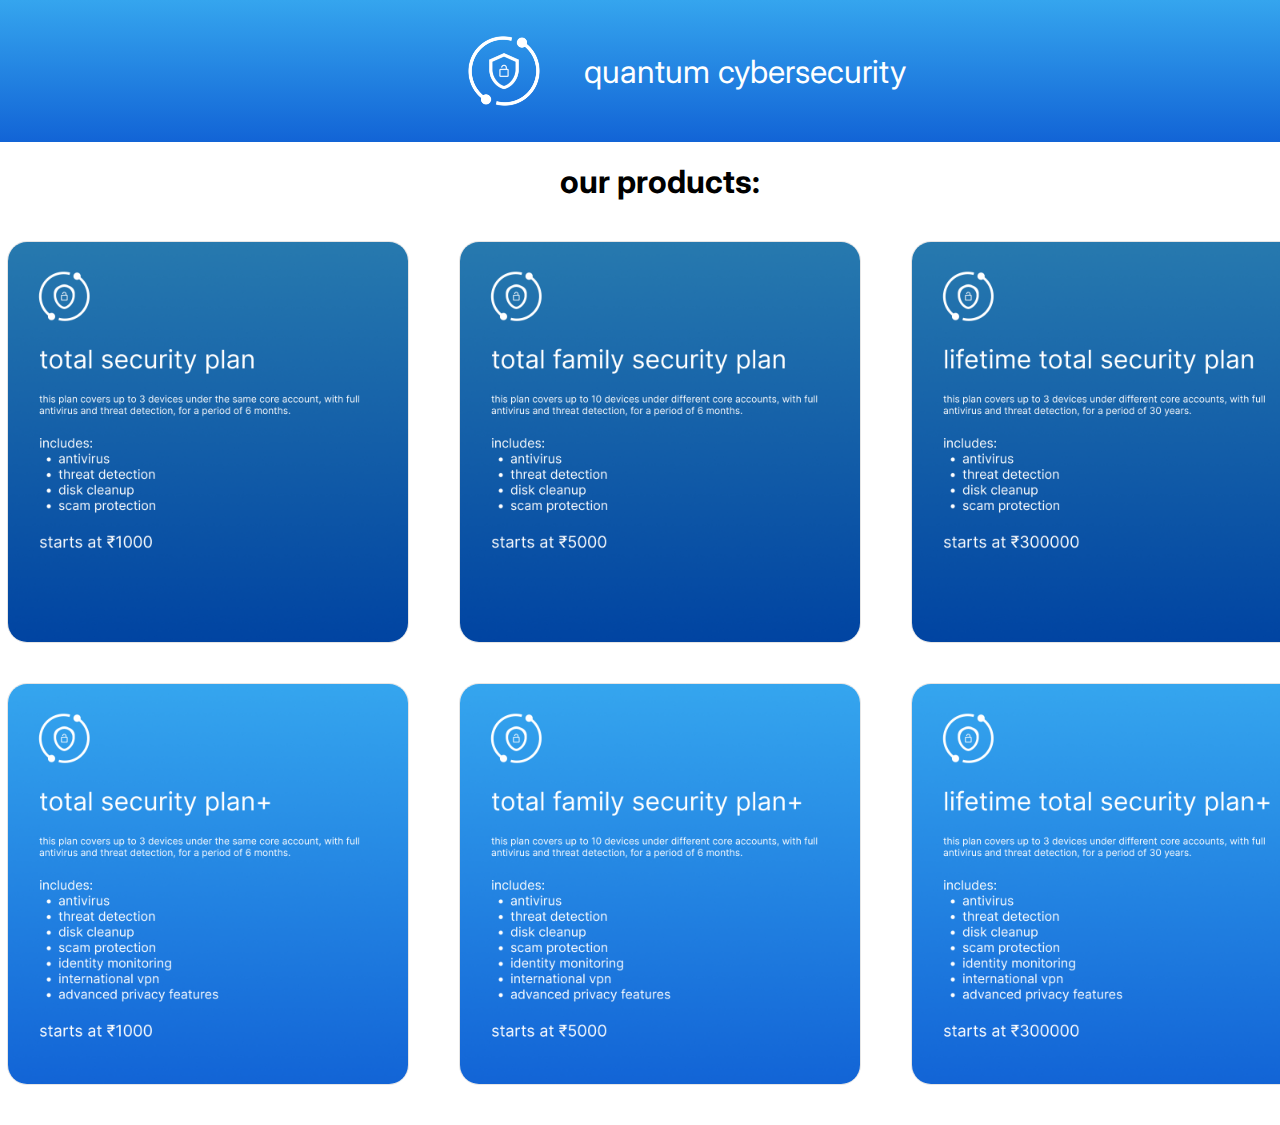
<file: index.html>
﻿<!DOCTYPE html>
<html>
    <head>
        <title>quantum cybersecurity</title>
        <link rel="stylesheet" type="text/css" href="stylesheets/styles.css">
        <link rel="preconnect" href="https://fonts.googleapis.com">
        <link rel="preconnect" href="https://fonts.gstatic.com" crossorigin>
        <link href="https://fonts.googleapis.com/css2?family=Inter:ital,opsz,wght@0,14..32,100..900;1,14..32,100..900&display=swap" rel="stylesheet">
    </head>
    <body>
        <div class="header">
            <img class="logo" src="images/logo.png" alt="logo">  
            <h1>quantum cybersecurity</h1>
        </div>
        <div class="main">
            <h1 style="text-align: center; font-weight: bold;">our products:</h1>
            <div class="plans">
                <div class="upper">
                    <a href="prod1.html"><div class="product"><img class="img" src="plans/plan1.png"></div></a>
                    <a href="prod2.html"><div class="product"><img class="img" src="plans/plan2.png"></div></a>
                    <a href="prod3.html"><div class="product"><img class="img" src="plans/plan3.png"></div></a>
                </div>
                <div class="lower">
                    <a href="prod4.html"><div class="product"><img class="img" src="plans/plan4.png"></div></a>
                    <a href="prod5.html"><div class="product"><img class="img" src="plans/plan5.png"></div></a>
                    <a href="prod6.html"><div class="product"><img class="img" src="plans/plan6.png"></div></a>
                </div>
            </div>
        </div>
    </body>
</html>
</file>
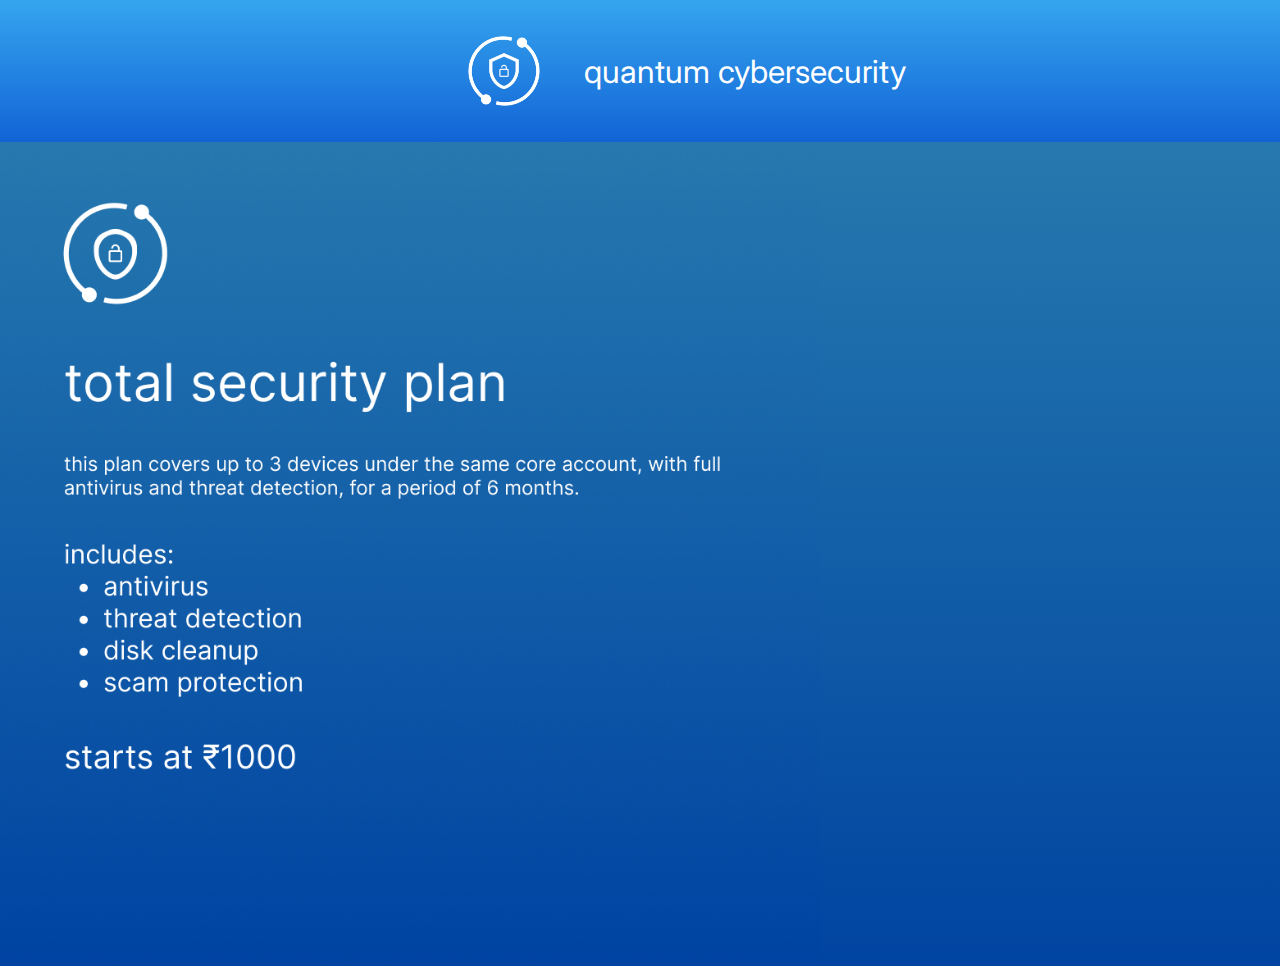
<file: prod1.html>
<!DOCTYPE html>
<html>
    <head>
        <title>quantum cybersecurity</title>
        <link rel="stylesheet" type="text/css" href="stylesheets/product.css">
        <link rel="preconnect" href="https://fonts.googleapis.com">
        <link rel="preconnect" href="https://fonts.gstatic.com" crossorigin>
        <link href="https://fonts.googleapis.com/css2?family=Inter:ital,opsz,wght@0,14..32,100..900;1,14..32,100..900&display=swap" rel="stylesheet">
    </head>
    <body>
        <div class="header">
            <img class="logo" src="images/logo.png" alt="logo">  
            <h1>quantum cybersecurity</h1>
        </div>
        <div class="main">
            <div class="img">
                <img src="plans/plan1.png">
            </div>
        </div>
    </body>
</html>
</file>
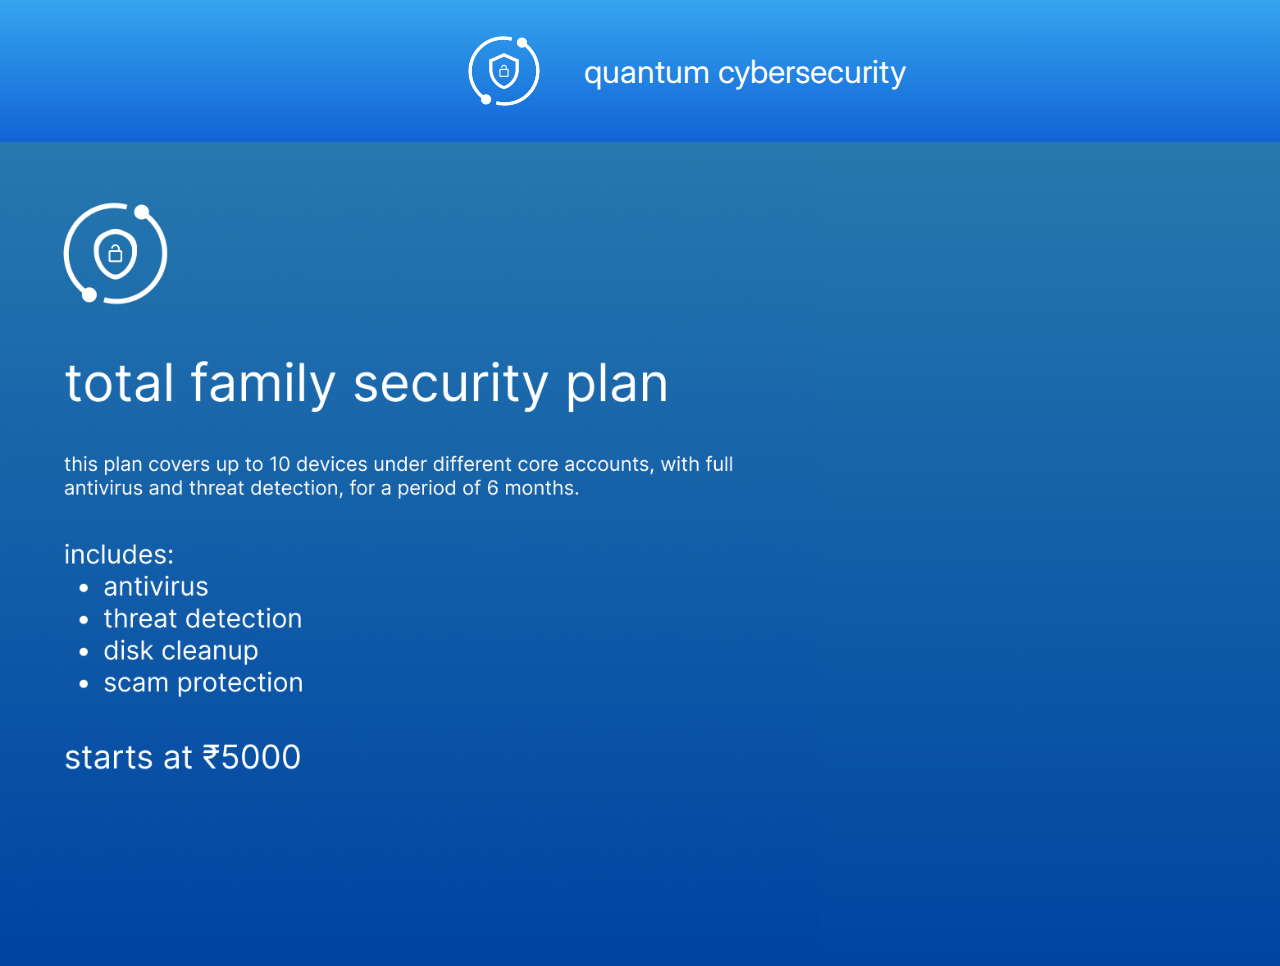
<file: prod2.html>
<!DOCTYPE html>
<html>
    <head>
        <title>quantum cybersecurity</title>
        <link rel="stylesheet" type="text/css" href="stylesheets/product.css">
        <link rel="preconnect" href="https://fonts.googleapis.com">
        <link rel="preconnect" href="https://fonts.gstatic.com" crossorigin>
        <link href="https://fonts.googleapis.com/css2?family=Inter:ital,opsz,wght@0,14..32,100..900;1,14..32,100..900&display=swap" rel="stylesheet">
    </head>
    <body>
        <div class="header">
            <img class="logo" src="images/logo.png" alt="logo">  
            <h1>quantum cybersecurity</h1>
        </div>
        <div class="main">
            <div class="img">
                <img src="plans/plan2.png">
            </div>
        </div>
    </body>
</html>
</file>
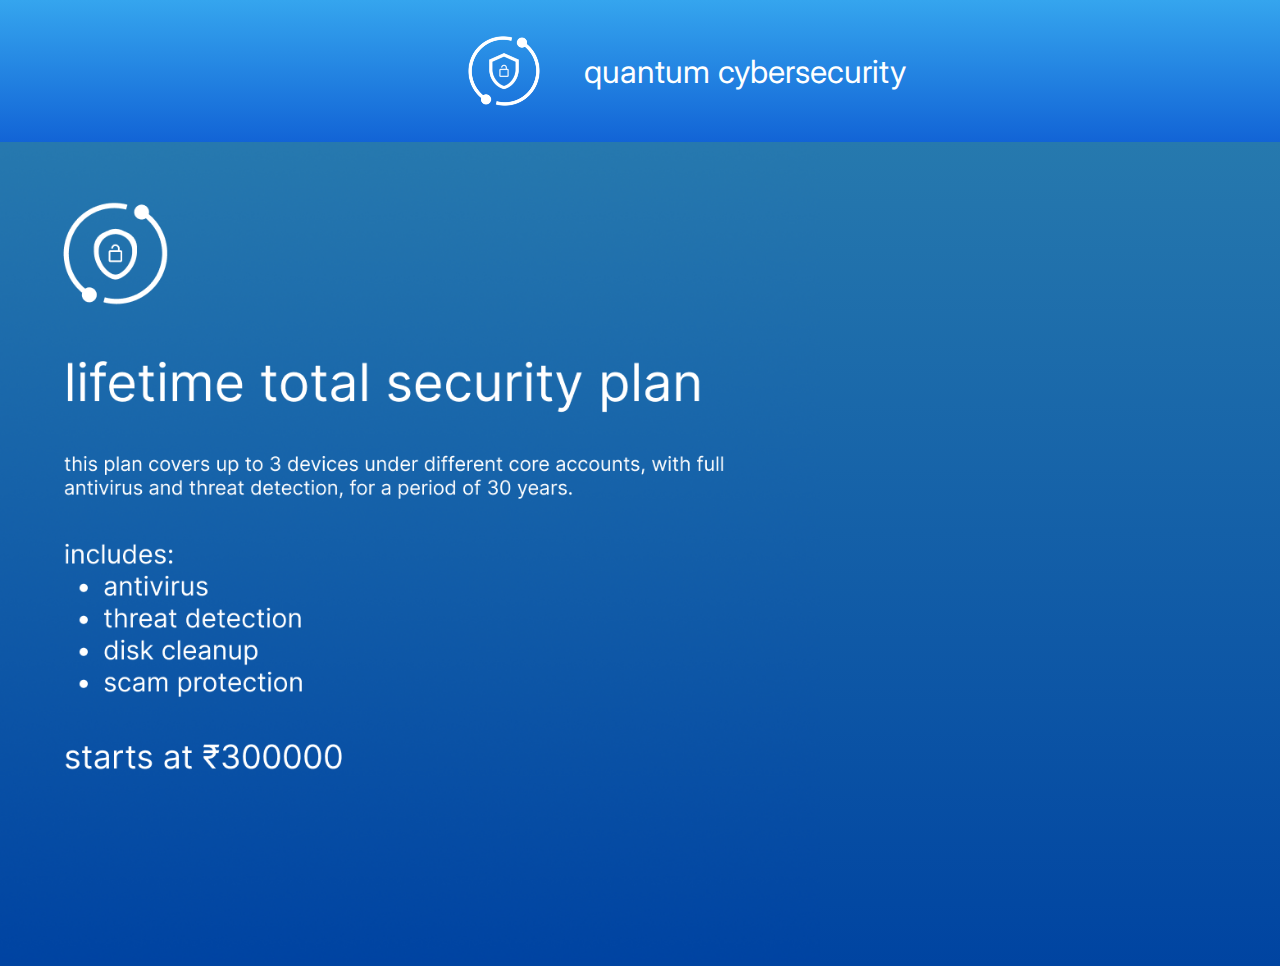
<file: prod3.html>
<!DOCTYPE html>
<html>
    <head>
        <title>quantum cybersecurity</title>
        <link rel="stylesheet" type="text/css" href="stylesheets/product.css">
        <link rel="preconnect" href="https://fonts.googleapis.com">
        <link rel="preconnect" href="https://fonts.gstatic.com" crossorigin>
        <link href="https://fonts.googleapis.com/css2?family=Inter:ital,opsz,wght@0,14..32,100..900;1,14..32,100..900&display=swap" rel="stylesheet">
    </head>
    <body>
        <div class="header">
            <img class="logo" src="images/logo.png" alt="logo">  
            <h1>quantum cybersecurity</h1>
        </div>
        <div class="main">
            <div class="img">
                <img src="plans/plan3.png">
            </div>
        </div>
    </body>
</html>
</file>
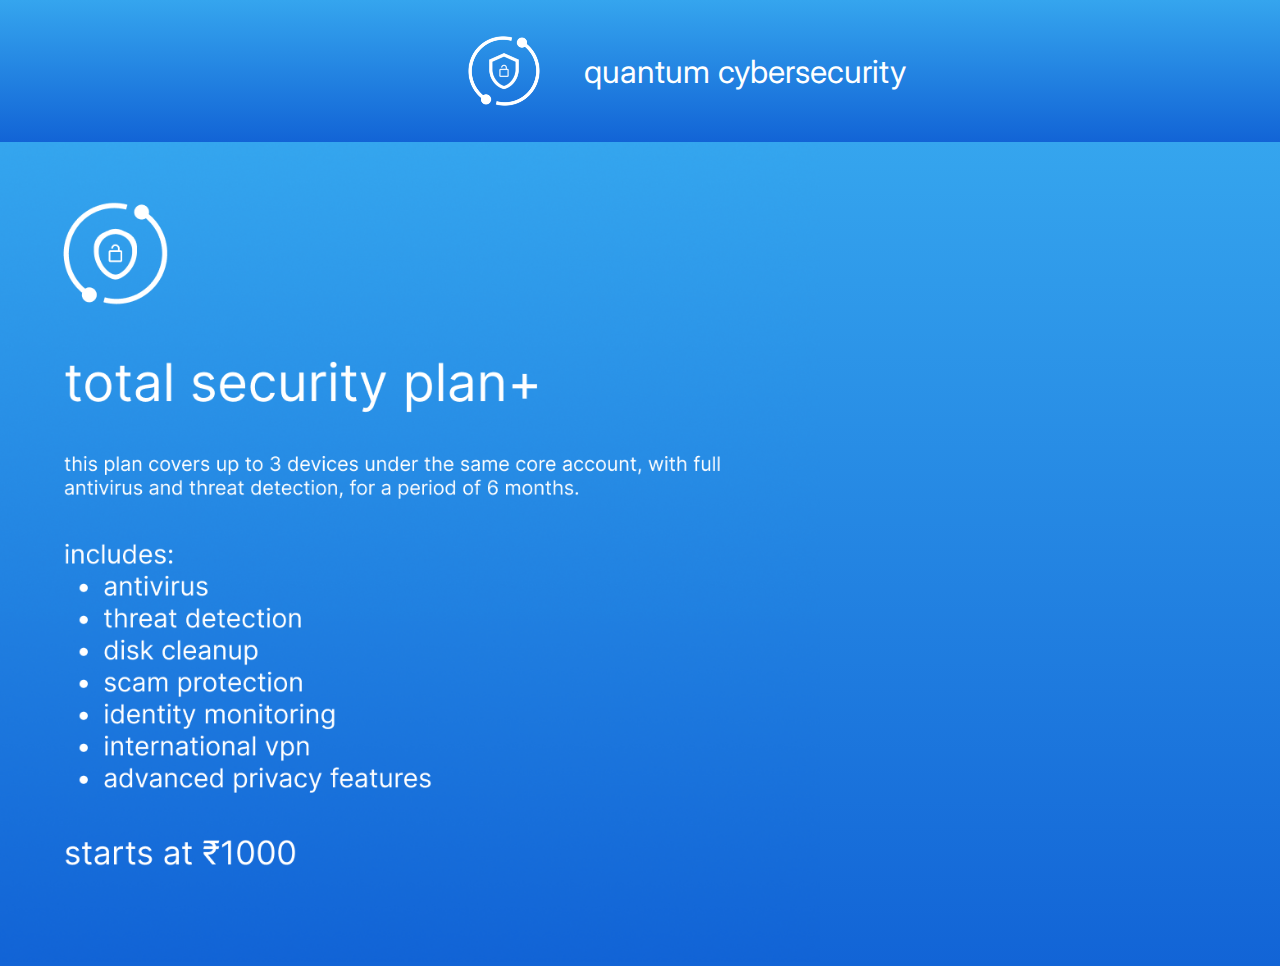
<file: prod4.html>
<!DOCTYPE html>
<html>
    <head>
        <title>quantum cybersecurity</title>
        <link rel="stylesheet" type="text/css" href="stylesheets/productplus.css">
        <link rel="preconnect" href="https://fonts.googleapis.com">
        <link rel="preconnect" href="https://fonts.gstatic.com" crossorigin>
        <link href="https://fonts.googleapis.com/css2?family=Inter:ital,opsz,wght@0,14..32,100..900;1,14..32,100..900&display=swap" rel="stylesheet">
    </head>
    <body>
        <div class="header">
            <img class="logo" src="images/logo.png" alt="logo">  
            <h1>quantum cybersecurity</h1>
        </div>
        <div class="main">
            <div class="img">
                <img src="plans/plan4.png">
            </div>
        </div>
    </body>
</html>
</file>
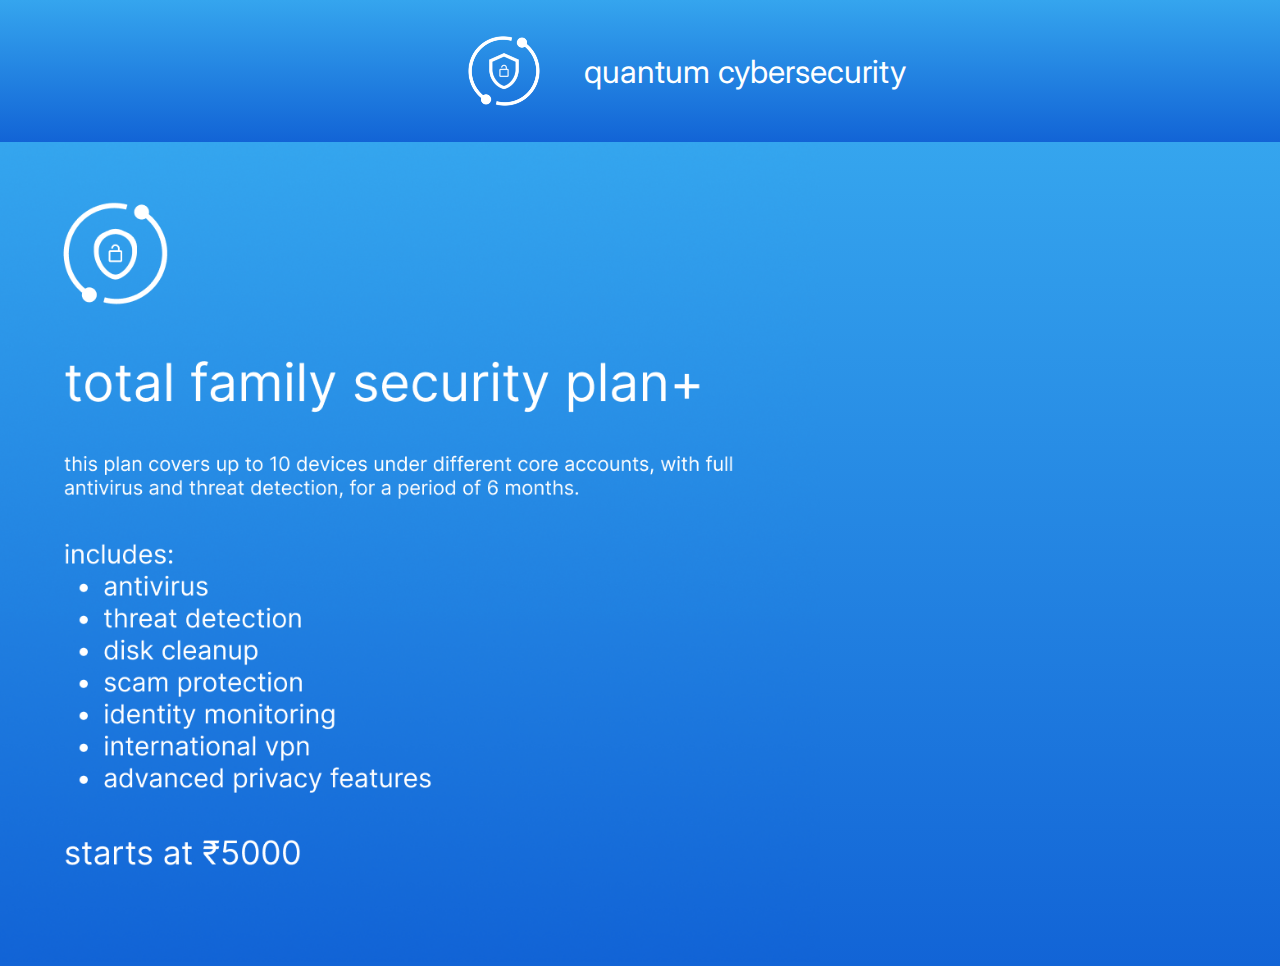
<file: prod5.html>
<!DOCTYPE html>
<html>
    <head>
        <title>quantum cybersecurity</title>
        <link rel="stylesheet" type="text/css" href="stylesheets/productplus.css">
        <link rel="preconnect" href="https://fonts.googleapis.com">
        <link rel="preconnect" href="https://fonts.gstatic.com" crossorigin>
        <link href="https://fonts.googleapis.com/css2?family=Inter:ital,opsz,wght@0,14..32,100..900;1,14..32,100..900&display=swap" rel="stylesheet">
    </head>
    <body>
        <div class="header">
            <img class="logo" src="images/logo.png" alt="logo">  
            <h1>quantum cybersecurity</h1>
        </div>
        <div class="main">
            <div class="img">
                <img src="plans/plan5.png">
            </div>
        </div>
    </body>
</html>
</file>
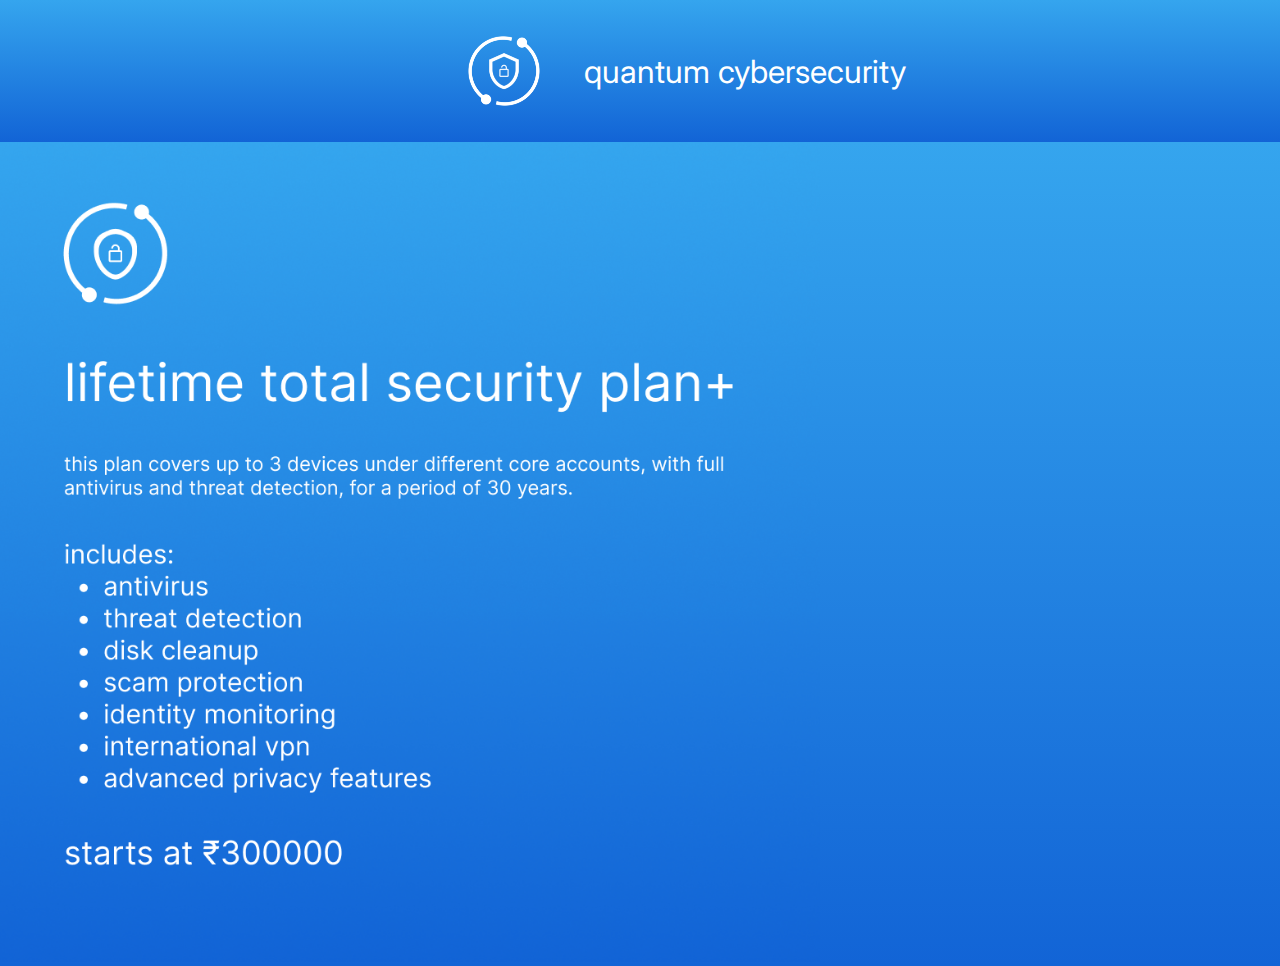
<file: prod6.html>
<!DOCTYPE html>
<html>
    <head>
        <title>quantum cybersecurity</title>
        <link rel="stylesheet" type="text/css" href="stylesheets/productplus.css">
        <link rel="preconnect" href="https://fonts.googleapis.com">
        <link rel="preconnect" href="https://fonts.gstatic.com" crossorigin>
        <link href="https://fonts.googleapis.com/css2?family=Inter:ital,opsz,wght@0,14..32,100..900;1,14..32,100..900&display=swap" rel="stylesheet">
    </head>
    <body>
        <div class="header">
            <img class="logo" src="images/logo.png" alt="logo">  
            <h1>quantum cybersecurity</h1>
        </div>
        <div class="main">
            <div class="img">
                <img src="plans/plan6.png">
            </div>
        </div>
    </body>
</html>
</file>
<file: stylesheets/styles.css>
﻿.header {
	width: 100vw;
	background: linear-gradient(180deg, #35A5EE 0%, #1264D6 100%);
	color: white;
	padding: 20px 40px;
	display: flex;
	flex-direction: row;
	justify-content: center;
	align-items: center	;
	gap: 30px;
}

body {
	font-family: 'Inter', serif;
	margin: 0px;
	overflow-x: hidden;
}

.logo {
	width: 100px;
	height: auto;
}

.main {
	width: 100vw;
	display: flex;
	flex-direction: column;
	gap: 20px;
	padding: 20px 20px;
}

h1 {
	font-weight: 400;
	margin: 0%;
}

.img {
	width: 400px;
	height: 400px;
}

.plans {
	gap: 50px;
}

.product {
	border: 1px solid #E5E5E5;
	border-radius: 20px;
	overflow: hidden;
	height: 400px;
	width: fit-content;
	transition: all 0.3s;
}

.upper, .lower {
	display: flex;
	flex-direction: row;
	justify-content: center;
	align-items: center;
	padding: 20px;
	gap: 50px;
}

.product:hover {
	box-shadow: 0px 10px 10px 0px #d9d9d9;
	translate: 0 -10px;
}
</file>
<file: stylesheets/product.css>
body {
    font-family: 'Inter', serif;
    margin: 0;
    overflow-x: hidden;
}

.header {
    width: 100vw;
    background: linear-gradient(180deg, #35A5EE 0%, #1264D6 100%);
    color: white;
    padding: 20px 40px;
    display: flex;
    flex-direction: row;
    justify-content: center;
    align-items: center;
    gap: 30px;
}

.logo {
    width: 100px;
    height: auto;
}

.main {
    width: 100vw;
    display: flex;
    flex-direction: row;
    align-items: center;
    justify-content: left;
    gap: 20px;
    padding: 0px;
    background: linear-gradient(180deg, #2679AE 0%, #0044A1 100%);
}

h1 {
    font-weight: 400;
    margin: 0;
}

img {
    width: auto;
    height: 820px;
}
</file>
<file: stylesheets/productplus.css>
body {
    font-family: 'Inter', serif;
    margin: 0;
    overflow-x: hidden;
}

.header {
    width: 100vw;
    background: linear-gradient(180deg, #35A5EE 0%, #1264D6 100%);
    color: white;
    padding: 20px 40px;
    display: flex;
    flex-direction: row;
    justify-content: center;
    align-items: center;
    gap: 30px;
}

.logo {
    width: 100px;
    height: auto;
}

.main {
    width: 100vw;
    display: flex;
    flex-direction: row;
    align-items: center;
    justify-content: left;
    gap: 20px;
    padding: 0px;background: linear-gradient(180deg, #35A5EE 0%, #1264D6 100%);
}

h1 {
    font-weight: 400;
    margin: 0;
}

img {
    width: auto;
    height: 820px;
}
</file>
